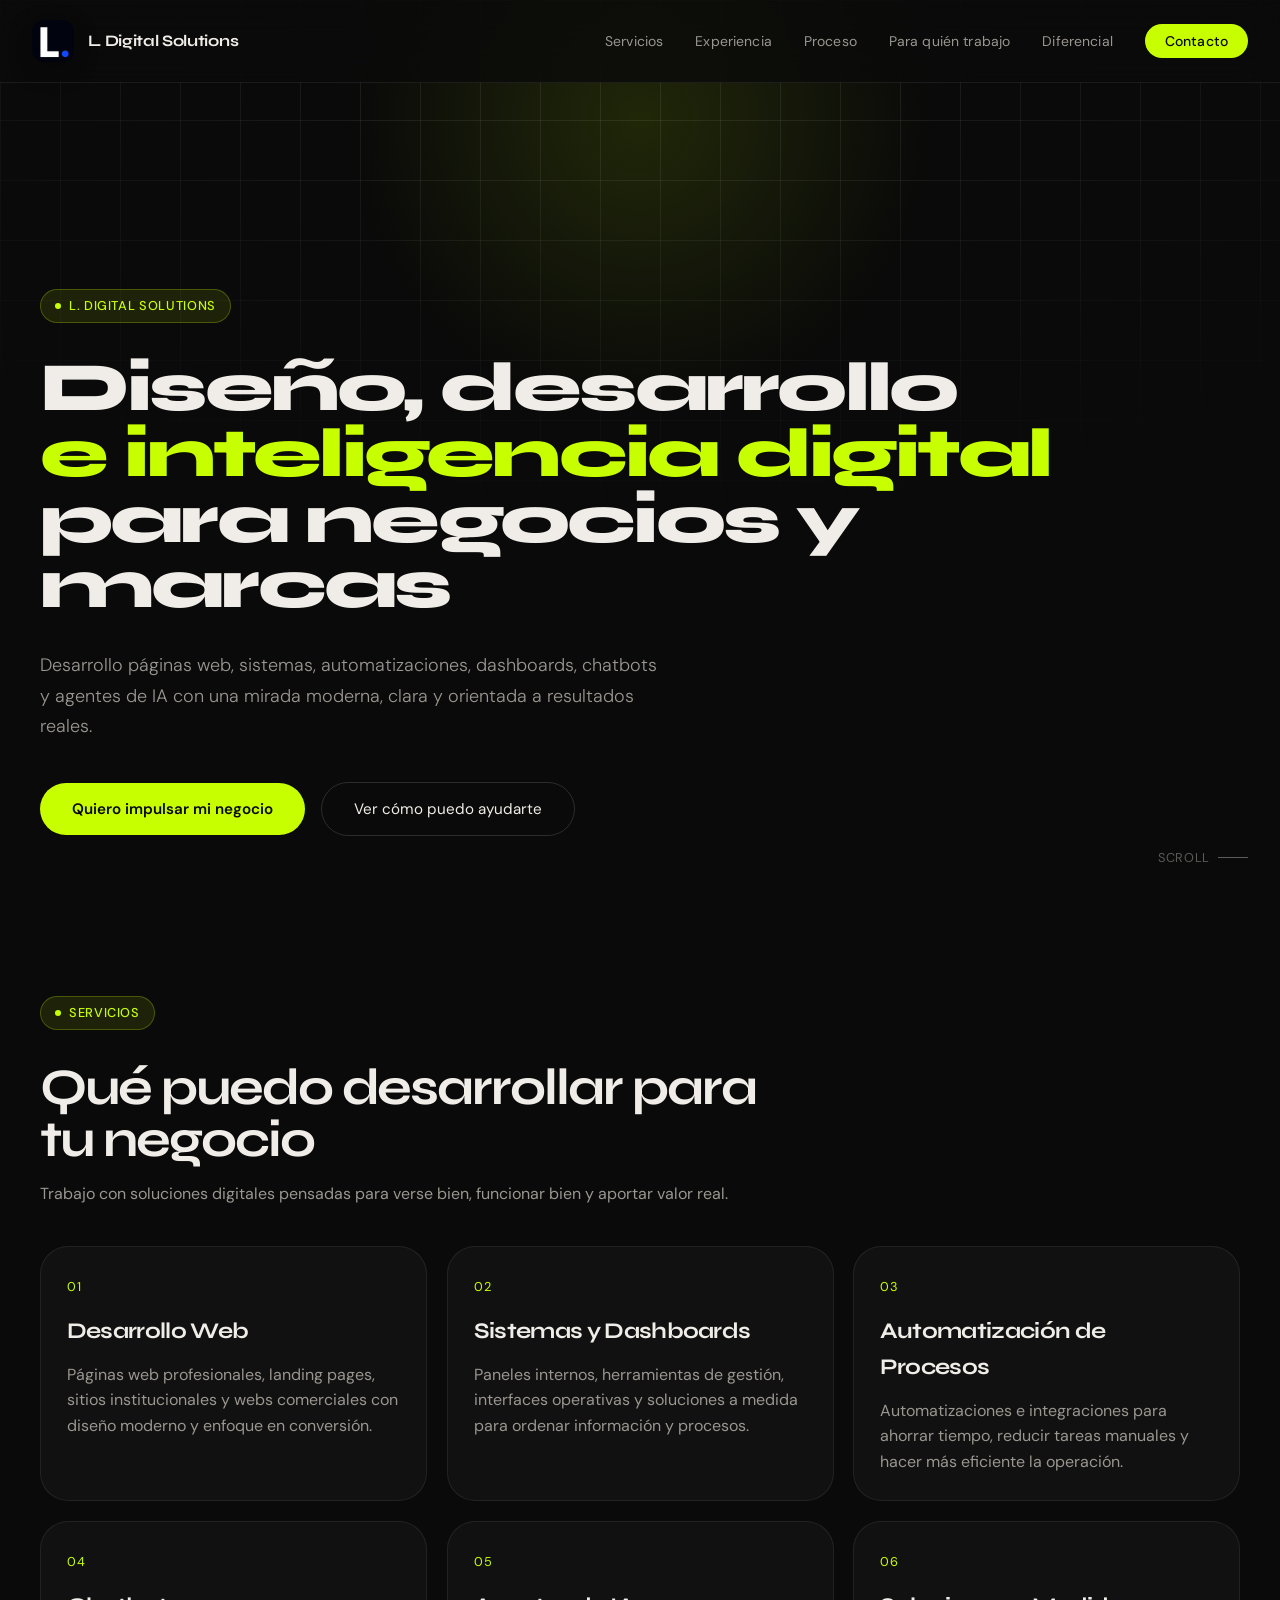
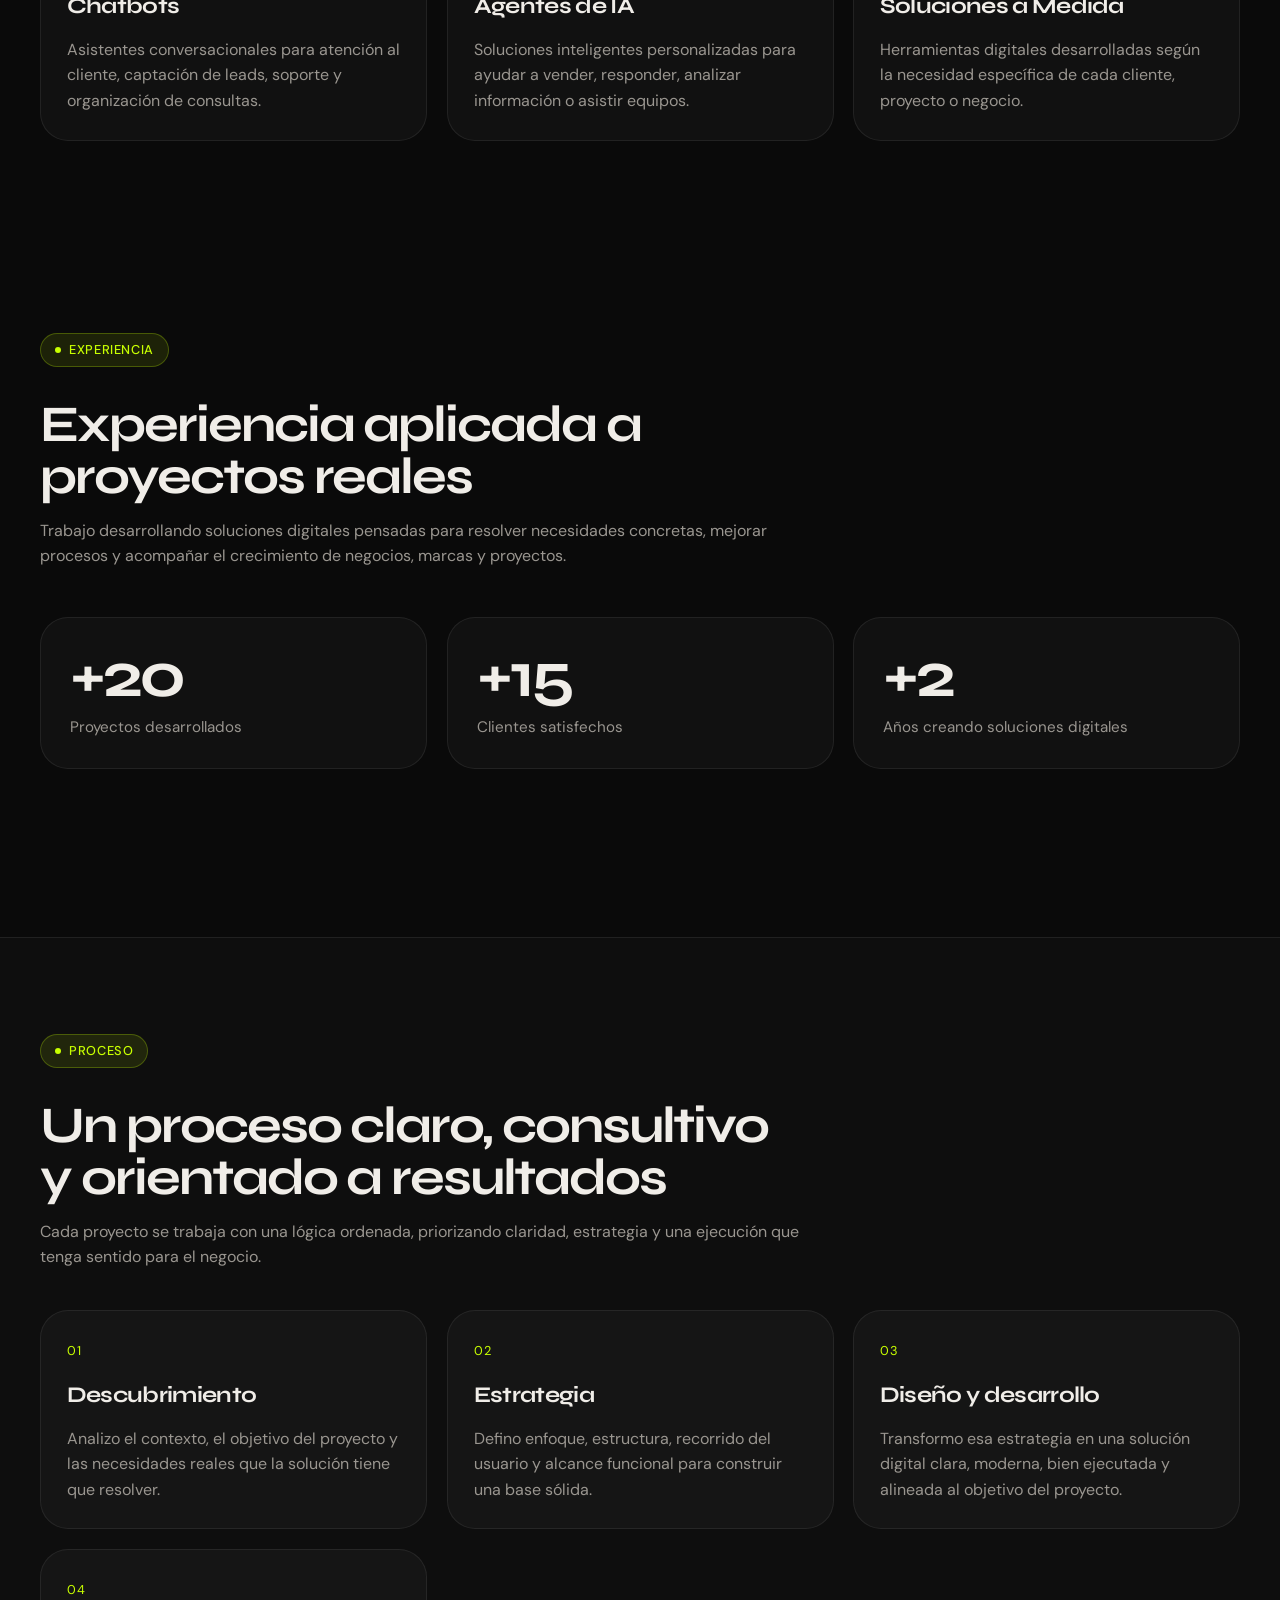
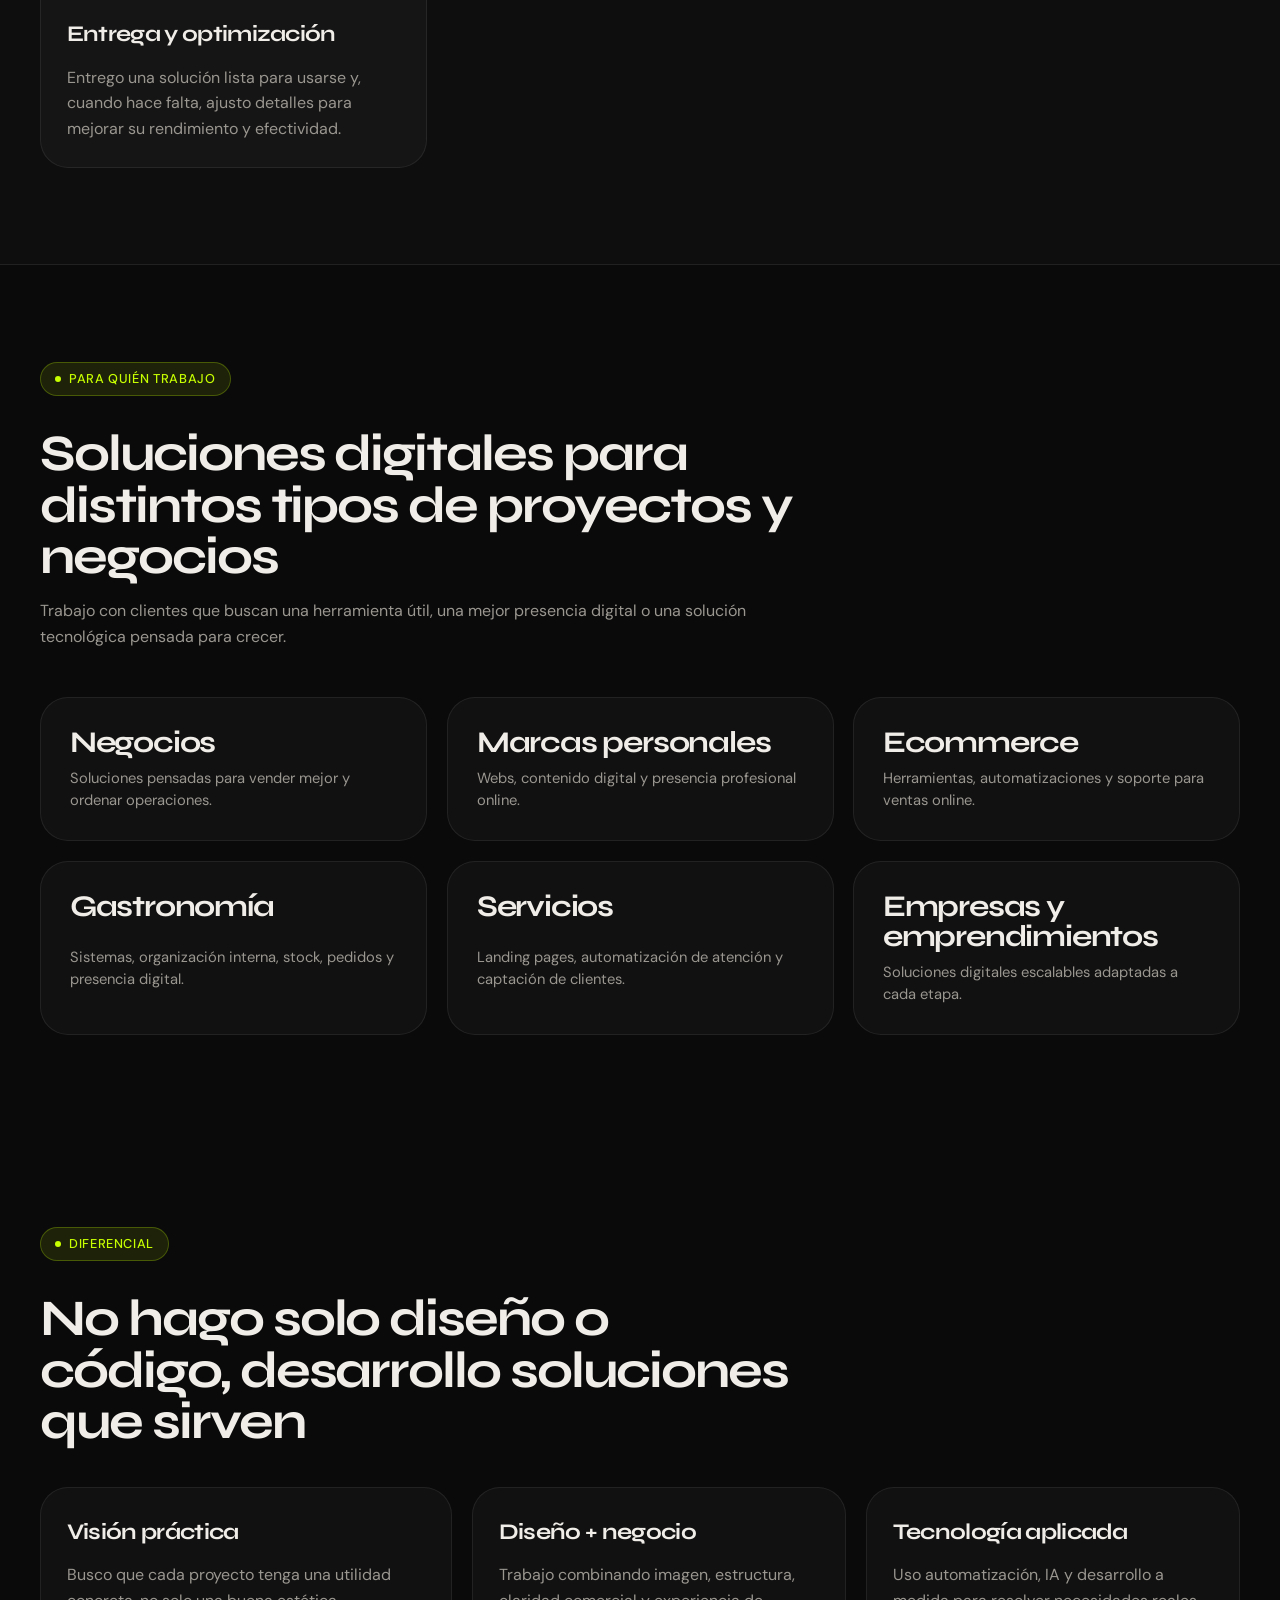
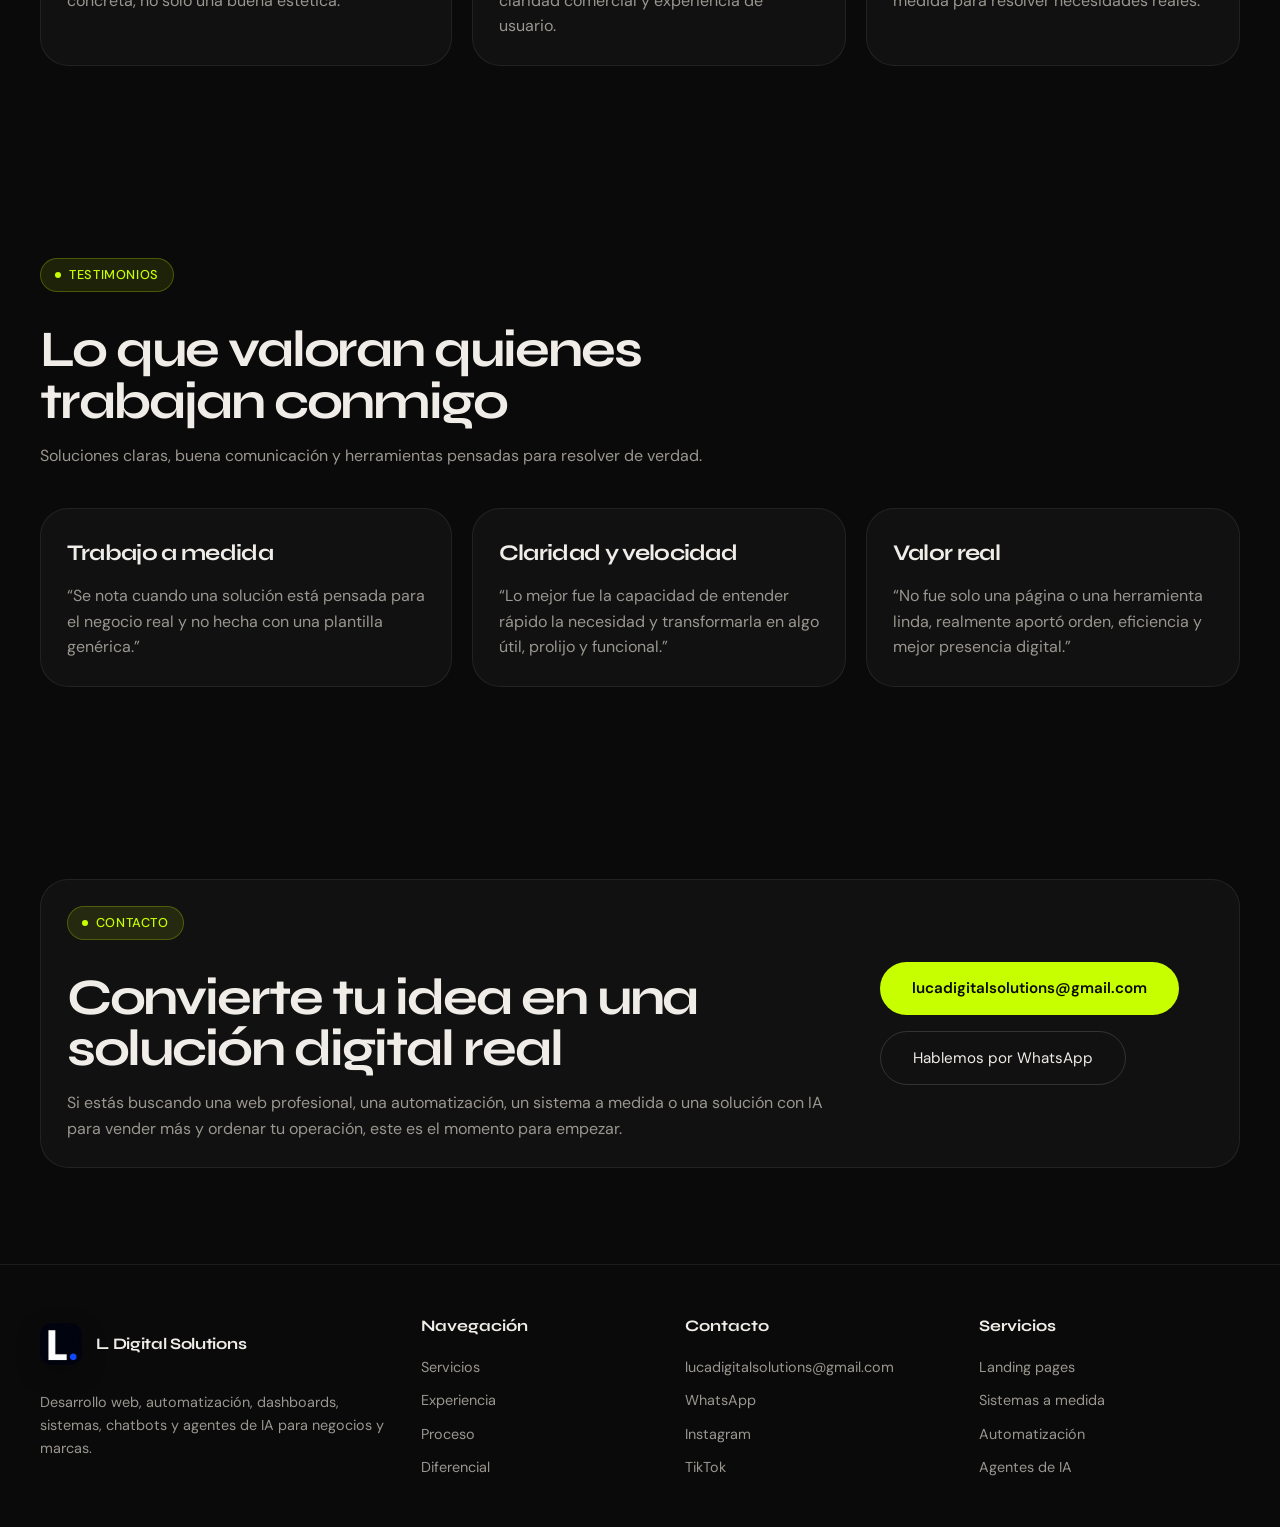
<file: index.html>
<!DOCTYPE html>
<html lang="es">
<head>
<meta charset="UTF-8">
<meta name="viewport" content="width=device-width, initial-scale=1.0">
<title>L. Digital Solutions | Desarrollo web, automatización y agentes de IA</title>
<meta name="description" content="L. Digital Solutions desarrolla páginas web, landing pages, sistemas, dashboards, automatización de procesos, chatbots y agentes de IA a medida para negocios y marcas.">
<meta name="keywords" content="desarrollo web, landing page, automatización de procesos, chatbots, agentes de IA, dashboards, sistemas a medida, soluciones digitales">
<meta name="author" content="L. Digital Solutions">
<meta name="robots" content="index, follow">
<meta property="og:title" content="L. Digital Solutions | Desarrollo web, automatización y agentes de IA">
<meta property="og:description" content="Páginas web, sistemas, automatización, dashboards, chatbots y agentes de IA a medida para negocios y marcas.">
<meta property="og:type" content="website">
<meta property="og:image" content="assets/luca-logo.png">
<meta property="og:locale" content="es_AR">
<meta name="twitter:card" content="summary_large_image">
<meta name="twitter:title" content="L. Digital Solutions | Desarrollo web, automatización y agentes de IA">
<meta name="twitter:description" content="Soluciones digitales a medida para negocios y marcas.">
<meta name="twitter:image" content="assets/luca-logo.png">
<link rel="canonical" href="https://ldigitalsolutions.com/">
<link rel="icon" type="image/png" href="assets/luca-logo.png">
<link rel="preconnect" href="https://fonts.googleapis.com">
<link rel="preconnect" href="https://fonts.gstatic.com" crossorigin>
<link href="https://fonts.googleapis.com/css2?family=Syne:wght@400;500;600;700;800&family=DM+Sans:ital,opsz,wght@0,9..40,300;0,9..40,400;0,9..40,500;1,9..40,300&display=swap" rel="stylesheet">
<style>
  *, *::before, *::after { box-sizing: border-box; margin: 0; padding: 0; }

  :root {
    --bg: #0a0a0a;
    --bg2: #111111;
    --bg3: #1a1a1a;
    --text: #f0ede8;
    --text2: #9a9690;
    --text3: #5c5a57;
    --accent: #c8ff00;
    --accent2: #e8f56a;
    --border: rgba(240,237,232,0.08);
    --border2: rgba(240,237,232,0.15);
    --font-head: 'Syne', sans-serif;
    --font-body: 'DM Sans', sans-serif;
  }

  html { scroll-behavior: smooth; }
  body {
    background: var(--bg);
    color: var(--text);
    font-family: var(--font-body);
    font-size: 16px;
    line-height: 1.6;
    overflow-x: hidden;
  }

  nav {
    position: fixed;
    top: 0; left: 0; right: 0;
    z-index: 100;
    padding: 1.25rem 2rem;
    display: flex;
    align-items: center;
    justify-content: space-between;
    border-bottom: 1px solid var(--border);
    backdrop-filter: blur(20px);
    background: rgba(10,10,10,0.8);
  }

  .nav-logo {
    display: inline-flex;
    align-items: center;
    gap: 0.85rem;
    font-family: var(--font-head);
    font-size: 1rem;
    font-weight: 700;
    letter-spacing: -0.02em;
    color: var(--text);
    text-decoration: none;
  }

  .nav-logo img {
    width: 42px;
    height: 42px;
    border-radius: 12px;
    object-fit: cover;
    box-shadow: 0 8px 24px rgba(0,0,0,0.25);
  }

  .nav-logo span { color: var(--text); }

  .nav-links {
    display: flex;
    align-items: center;
    gap: 2rem;
    list-style: none;
  }

  .nav-links a {
    color: var(--text2);
    text-decoration: none;
    font-size: 0.875rem;
    font-weight: 400;
    transition: color 0.2s;
    letter-spacing: 0.01em;
  }

  .nav-links a:hover { color: var(--text); }

  .nav-cta {
    background: var(--accent) !important;
    color: #0a0a0a !important;
    padding: 0.5rem 1.25rem;
    border-radius: 100px;
    font-weight: 500 !important;
    font-size: 0.875rem !important;
    transition: opacity 0.2s !important;
  }

  .nav-cta:hover { opacity: 0.85 !important; }

  .hero {
    min-height: 100vh;
    display: flex;
    flex-direction: column;
    justify-content: flex-end;
    padding: 8rem 2rem 4rem;
    position: relative;
    overflow: hidden;
  }

  .hero-grid-bg {
    position: absolute;
    inset: 0;
    background-image:
      linear-gradient(var(--border) 1px, transparent 1px),
      linear-gradient(90deg, var(--border) 1px, transparent 1px);
    background-size: 60px 60px;
    mask-image: radial-gradient(ellipse 80% 60% at 50% 0%, black 30%, transparent 100%);
  }

  .hero-glow {
    position: absolute;
    top: -20%;
    left: 50%;
    transform: translateX(-50%);
    width: 600px;
    height: 600px;
    background: radial-gradient(circle, rgba(200,255,0,0.12) 0%, transparent 70%);
    pointer-events: none;
  }

  .hero-content, .container {
    position: relative;
    max-width: 1200px;
    margin: 0 auto;
    width: 100%;
  }

  .hero-badge, .section-label {
    display: inline-flex;
    align-items: center;
    gap: 0.5rem;
    background: rgba(200,255,0,0.1);
    border: 1px solid rgba(200,255,0,0.25);
    color: var(--accent);
    font-size: 0.8rem;
    font-weight: 500;
    padding: 0.375rem 0.875rem;
    border-radius: 100px;
    margin-bottom: 2rem;
    letter-spacing: 0.05em;
    text-transform: uppercase;
  }

  .hero-badge::before, .section-label::before {
    content: '';
    width: 6px; height: 6px;
    background: var(--accent);
    border-radius: 50%;
  }

  h1 {
    font-family: var(--font-head);
    font-size: clamp(2.3rem, 5.4vw, 5rem);
    font-weight: 800;
    line-height: 0.95;
    letter-spacing: -0.04em;
    margin-bottom: 2rem;
  }

  h1 em {
    font-style: normal;
    color: var(--accent);
    display: block;
  }

  .hero-desc {
    font-size: 1.125rem;
    color: var(--text2);
    max-width: 620px;
    line-height: 1.7;
    margin-bottom: 2.5rem;
    font-weight: 300;
  }

  .hero-actions, .cta-row {
    display: flex;
    align-items: center;
    gap: 1rem;
    flex-wrap: wrap;
  }

  .btn-primary, .btn-ghost {
    text-decoration: none;
    border-radius: 100px;
    padding: 0.875rem 2rem;
    font-size: 0.95rem;
    transition: 0.2s;
  }

  .btn-primary {
    background: var(--accent);
    color: #0a0a0a;
    font-weight: 600;
  }

  .btn-primary:hover { opacity: 0.85; transform: translateY(-1px); }

  .btn-ghost {
    color: var(--text);
    border: 1px solid var(--border2);
  }

  .btn-ghost:hover { background: var(--bg3); border-color: var(--text3); }

  .hero-scroll {
    position: absolute;
    bottom: 2rem; right: 2rem;
    display: flex;
    align-items: center;
    gap: 0.5rem;
    color: var(--text3);
    font-size: 0.8rem;
    letter-spacing: 0.05em;
    text-transform: uppercase;
  }

  .hero-scroll::after {
    content: '';
    width: 30px; height: 1px;
    background: var(--text3);
  }

  section { padding: 6rem 2rem; }

  .section-heading {
    max-width: 760px;
    margin-bottom: 2.5rem;
  }

  .section-heading h2 {
    font-family: var(--font-head);
    font-size: clamp(2.2rem, 4vw, 4rem);
    line-height: 1;
    letter-spacing: -0.04em;
    margin-bottom: 1rem;
  }

  .section-heading p, .service-card p, .process-card p, .feature-card p, .contact-text {
    color: var(--text2);
  }

  .services-grid, .process-grid, .feature-grid {
    display: grid;
    grid-template-columns: repeat(3, minmax(0, 1fr));
    gap: 1.25rem;
  }

  .service-card, .process-card, .feature-card, .contact-box {
    background: rgba(255,255,255,0.03);
    border: 1px solid var(--border);
    border-radius: 28px;
    padding: 1.6rem;
  }

  .service-card h3, .process-card h3, .feature-card h3 {
    font-family: var(--font-head);
    font-size: 1.4rem;
    margin-bottom: 0.8rem;
    letter-spacing: -0.03em;
  }

  #para-quien .stat-card strong {
    font-size: clamp(1.6rem, 2.35vw, 2.3rem);
    line-height: 1;
    letter-spacing: -0.04em;
  }

  #para-quien .stat-card span {
    font-size: 0.92rem;
    line-height: 1.5;
  }

  .service-card {
    min-height: 220px;
  }

  .service-index, .process-index {
    font-size: 0.8rem;
    color: var(--accent);
    margin-bottom: 1rem;
    display: inline-block;
    letter-spacing: 0.08em;
  }

  .alt {
    background: rgba(255,255,255,0.02);
    border-top: 1px solid var(--border);
    border-bottom: 1px solid var(--border);
  }

   .feature-grid {
    grid-template-columns: 1.1fr 1fr 1fr;
  }

  .stats-grid {
    display: grid;
    grid-template-columns: repeat(3, minmax(0, 1fr));
    gap: 1.25rem;
    margin-top: 3rem;
  }

  .stat-card {
    background: rgba(255,255,255,0.03);
    border: 1px solid var(--border);
    border-radius: 28px;
    padding: 1.8rem;
    display: grid;
    gap: 0.65rem;
  }

  .stat-card strong {
    font-family: var(--font-head);
    font-size: clamp(2.8rem, 5vw, 4.6rem);
    line-height: 0.9;
    letter-spacing: -0.05em;
    color: var(--text);
  }

  .stat-card span {
    color: var(--text2);
    font-size: 0.95rem;
  }

  .contact-box {
    display: flex;
    align-items: center;
    justify-content: space-between;
    gap: 2rem;
  }

  .contact-box h2 {
    font-family: var(--font-head);
    font-size: clamp(2rem, 4vw, 3.6rem);
    line-height: 1;
    letter-spacing: -0.04em;
    margin-bottom: 1rem;
  }

  footer {
    padding: 3rem 2rem;
    border-top: 1px solid var(--border);
    color: var(--text3);
    font-size: 0.9rem;
  }

  .footer-grid {
    display: grid;
    grid-template-columns: 1.2fr 0.8fr 0.9fr 0.9fr;
    gap: 2rem;
  }

  .footer-brand {
    display: grid;
    gap: 1rem;
  }

  .footer-brand p {
    color: var(--text2);
    max-width: 360px;
  }

  .footer-column {
    display: grid;
    gap: 0.65rem;
    align-content: start;
  }

  .footer-column h4 {
    font-family: var(--font-head);
    color: var(--text);
    font-size: 1rem;
    margin-bottom: 0.4rem;
  }

  .footer-column a,
  .footer-column span {
    color: var(--text2);
    text-decoration: none;
    transition: color 0.2s;
  }

  .footer-column a:hover {
    color: var(--text);
  }

    .service-card, .process-card, .feature-card, .stat-card, .contact-box, .btn-primary, .btn-ghost {
    transition: transform 220ms ease, box-shadow 220ms ease, border-color 220ms ease, background 220ms ease, opacity 220ms ease;
  }

  .service-card:hover, .process-card:hover, .feature-card:hover, .stat-card:hover {
    transform: translateY(-4px);
    border-color: var(--border2);
    box-shadow: 0 22px 44px rgba(0,0,0,0.24);
  }

  .reveal-section, .reveal-item {
    opacity: 0;
    transform: translateY(22px);
    transition: opacity 700ms ease, transform 700ms ease;
    will-change: opacity, transform;
  }

  .reveal-item {
    transition-duration: 820ms;
  }

  .is-visible {
    opacity: 1;
    transform: translateY(0);
  }

  .stats-grid .reveal-item:nth-child(2),
  .services-grid .reveal-item:nth-child(2),
  .process-grid .reveal-item:nth-child(2),
  .feature-grid .reveal-item:nth-child(2) { transition-delay: 90ms; }

  .stats-grid .reveal-item:nth-child(3),
  .services-grid .reveal-item:nth-child(3),
  .process-grid .reveal-item:nth-child(3),
  .feature-grid .reveal-item:nth-child(3) { transition-delay: 180ms; }

@media (max-width: 960px) {
    .nav-links { display: none; }
    .services-grid, .process-grid, .feature-grid, .stats-grid, .contact-box, .footer-grid { grid-template-columns: 1fr; display: grid; }
    .hero { padding: 7rem 1.25rem 4rem; }
    section { padding: 4.5rem 1.25rem; }
    nav { padding: 1rem 1.25rem; }
    .hero-scroll { display: none; }
  }
</style>
</head>
<body>
  <nav>
    <a href="#inicio" class="nav-logo"><img src="assets/luca-logo.png" alt="L. Digital Solutions logo"><span>L. Digital Solutions</span></a>
    <ul class="nav-links">
      <li><a href="#servicios">Servicios</a></li>
      <li><a href="#experiencia">Experiencia</a></li>
      <li><a href="#proceso">Proceso</a></li>
      <li><a href="#para-quien">Para quién trabajo</a></li>
      <li><a href="#diferencial">Diferencial</a></li>
      <li><a class="nav-cta" href="#contacto">Contacto</a></li>
    </ul>
  </nav>

  <section class="reveal-section hero" id="inicio">
    <div class="hero-grid-bg"></div>
    <div class="hero-glow"></div>
    <div class="hero-content">
      <div class="hero-badge">L. Digital Solutions</div>
      <h1>Diseño, desarrollo <em>e inteligencia digital</em> para negocios y marcas</h1>
      <p class="hero-desc">
        Desarrollo páginas web, sistemas, automatizaciones, dashboards, chatbots y agentes de IA con una mirada moderna, clara y orientada a resultados reales.
      </p>
      <div class="hero-actions">
        <a class="btn-primary" href="#contacto">Quiero impulsar mi negocio</a>
        <a class="btn-ghost" href="#servicios">Ver cómo puedo ayudarte</a>
      </div>
    </div>
    <div class="hero-scroll">Scroll</div>
  </section>

  <section class="reveal-section" id="servicios">
    <div class="container">
      <div class="section-heading">
        <div class="section-label">Servicios</div>
        <h2 id="servicios-title">Qué puedo desarrollar para tu negocio</h2>
        <p>
          Trabajo con soluciones digitales pensadas para verse bien, funcionar bien y aportar valor real.
        </p>
      </div>
      <div class="services-grid">
        <article class="service-card reveal-item">
          <span class="service-index">01</span>
          <h3>Desarrollo Web</h3>
          <p>Páginas web profesionales, landing pages, sitios institucionales y webs comerciales con diseño moderno y enfoque en conversión.</p>
        </article>
        <article class="service-card reveal-item">
          <span class="service-index">02</span>
          <h3>Sistemas y Dashboards</h3>
          <p>Paneles internos, herramientas de gestión, interfaces operativas y soluciones a medida para ordenar información y procesos.</p>
        </article>
        <article class="service-card reveal-item">
          <span class="service-index">03</span>
          <h3>Automatización de Procesos</h3>
          <p>Automatizaciones e integraciones para ahorrar tiempo, reducir tareas manuales y hacer más eficiente la operación.</p>
        </article>
        <article class="service-card reveal-item">
          <span class="service-index">04</span>
          <h3>Chatbots</h3>
          <p>Asistentes conversacionales para atención al cliente, captación de leads, soporte y organización de consultas.</p>
        </article>
        <article class="service-card reveal-item">
          <span class="service-index">05</span>
          <h3>Agentes de IA</h3>
          <p>Soluciones inteligentes personalizadas para ayudar a vender, responder, analizar información o asistir equipos.</p>
        </article>
        <article class="service-card reveal-item">
          <span class="service-index">06</span>
          <h3>Soluciones a Medida</h3>
          <p>Herramientas digitales desarrolladas según la necesidad específica de cada cliente, proyecto o negocio.</p>
        </article>
      </div>
    </div>
  </section>

  <section class="reveal-section" id="experiencia">
    <div class="container">
      <div class="section-heading">
        <div class="section-label">Experiencia</div>
        <h2 id="experiencia-title">Experiencia aplicada a proyectos reales</h2>
        <p>Trabajo desarrollando soluciones digitales pensadas para resolver necesidades concretas, mejorar procesos y acompañar el crecimiento de negocios, marcas y proyectos.</p>
      </div>
      <div class="stats-grid">
        <article class="stat-card reveal-item">
          <strong>+20</strong>
          <span>Proyectos desarrollados</span>
        </article>
        <article class="stat-card reveal-item">
          <strong>+15</strong>
          <span>Clientes satisfechos</span>
        </article>
        <article class="stat-card reveal-item">
          <strong>+2</strong>
          <span>Años creando soluciones digitales</span>
        </article>
      </div>
    </div>
  </section>

  <section class="reveal-section alt" id="proceso" style="margin-top: 4.5rem;">
    <div class="container">
      <div class="section-heading">
        <div class="section-label">Proceso</div>
        <h2 id="proceso-title">Un proceso claro, consultivo y orientado a resultados</h2>
        <p>Cada proyecto se trabaja con una lógica ordenada, priorizando claridad, estrategia y una ejecución que tenga sentido para el negocio.</p>
      </div>
      <div class="process-grid">
        <article class="process-card reveal-item">
          <span class="process-index">01</span>
          <h3>Descubrimiento</h3>
          <p>Analizo el contexto, el objetivo del proyecto y las necesidades reales que la solución tiene que resolver.</p>
        </article>
        <article class="process-card reveal-item">
          <span class="process-index">02</span>
          <h3>Estrategia</h3>
          <p>Defino enfoque, estructura, recorrido del usuario y alcance funcional para construir una base sólida.</p>
        </article>
        <article class="process-card reveal-item">
          <span class="process-index">03</span>
          <h3>Diseño y desarrollo</h3>
          <p>Transformo esa estrategia en una solución digital clara, moderna, bien ejecutada y alineada al objetivo del proyecto.</p>
        </article>
        <article class="process-card reveal-item">
          <span class="process-index">04</span>
          <h3>Entrega y optimización</h3>
          <p>Entrego una solución lista para usarse y, cuando hace falta, ajusto detalles para mejorar su rendimiento y efectividad.</p>
        </article>
      </div>
    </div>
  </section>

  <section class="reveal-section" id="para-quien" aria-labelledby="para-quien-title">
    <div class="container">
      <div class="section-heading">
        <div class="section-label">Para quién trabajo</div>
        <h2 id="para-quien-title">Soluciones digitales para distintos tipos de proyectos y negocios</h2>
        <p>Trabajo con clientes que buscan una herramienta útil, una mejor presencia digital o una solución tecnológica pensada para crecer.</p>
      </div>
      <div class="stats-grid">
        <article class="stat-card reveal-item"><strong>Negocios</strong><span>Soluciones pensadas para vender mejor y ordenar operaciones.</span></article>
        <article class="stat-card reveal-item"><strong>Marcas personales</strong><span>Webs, contenido digital y presencia profesional online.</span></article>
        <article class="stat-card reveal-item"><strong>Ecommerce</strong><span>Herramientas, automatizaciones y soporte para ventas online.</span></article>
        <article class="stat-card reveal-item"><strong>Gastronomía</strong><span>Sistemas, organización interna, stock, pedidos y presencia digital.</span></article>
        <article class="stat-card reveal-item"><strong>Servicios</strong><span>Landing pages, automatización de atención y captación de clientes.</span></article>
        <article class="stat-card reveal-item"><strong>Empresas y emprendimientos</strong><span>Soluciones digitales escalables adaptadas a cada etapa.</span></article>
      </div>
    </div>
  </section>

  <section class="reveal-section" id="diferencial">
    <div class="container">
      <div class="section-heading">
        <div class="section-label">Diferencial</div>
        <h2 id="diferencial-title">No hago solo diseño o código, desarrollo soluciones que sirven</h2>
      </div>
      <div class="feature-grid">
        <article class="feature-card reveal-item">
          <h3>Visión práctica</h3>
          <p>Busco que cada proyecto tenga una utilidad concreta, no solo una buena estética.</p>
        </article>
        <article class="feature-card reveal-item">
          <h3>Diseño + negocio</h3>
          <p>Trabajo combinando imagen, estructura, claridad comercial y experiencia de usuario.</p>
        </article>
        <article class="feature-card reveal-item">
          <h3>Tecnología aplicada</h3>
          <p>Uso automatización, IA y desarrollo a medida para resolver necesidades reales.</p>
        </article>
      </div>
    </div>
  </section>

  <section class="reveal-section" id="testimonios" aria-labelledby="testimonios-title">
    <div class="container">
      <div class="section-heading">
        <div class="section-label">Testimonios</div>
        <h2 id="testimonios-title">Lo que valoran quienes trabajan conmigo</h2>
        <p>Soluciones claras, buena comunicación y herramientas pensadas para resolver de verdad.</p>
      </div>
      <div class="feature-grid">
        <article class="feature-card reveal-item">
          <h3>Trabajo a medida</h3>
          <p>“Se nota cuando una solución está pensada para el negocio real y no hecha con una plantilla genérica.”</p>
        </article>
        <article class="feature-card reveal-item">
          <h3>Claridad y velocidad</h3>
          <p>“Lo mejor fue la capacidad de entender rápido la necesidad y transformarla en algo útil, prolijo y funcional.”</p>
        </article>
        <article class="feature-card reveal-item">
          <h3>Valor real</h3>
          <p>“No fue solo una página o una herramienta linda, realmente aportó orden, eficiencia y mejor presencia digital.”</p>
        </article>
      </div>
    </div>
  </section>

  <section class="reveal-section" id="contacto">
    <div class="container">
      <div class="contact-box reveal-item">
        <div>
          <div class="section-label">Contacto</div>
          <h2 id="contacto-title">Convierte tu idea en una solución digital real</h2>
          <p class="contact-text">
            Si estás buscando una web profesional, una automatización, un sistema a medida o una solución con IA para vender más y ordenar tu operación, este es el momento para empezar.
          </p>
        </div>
        <div class="cta-row">
          <a class="btn-primary" href="mailto:lucadigitalsolutions@gmail.com">lucadigitalsolutions@gmail.com</a>
          <a class="btn-ghost" href="https://wa.me/5491127280413" target="_blank" rel="noreferrer">Hablemos por WhatsApp</a>
        </div>
      </div>
    </div>
  </section>

  <footer>
    <div class="container footer-grid">
      <div class="footer-brand">
        <a href="#inicio" class="nav-logo"><img src="assets/luca-logo.png" alt="L. Digital Solutions logo"><span>L. Digital Solutions</span></a>
        <p>Desarrollo web, automatización, dashboards, sistemas, chatbots y agentes de IA para negocios y marcas.</p>
      </div>
      <div class="footer-column">
        <h4>Navegación</h4>
        <a href="#servicios">Servicios</a>
        <a href="#experiencia">Experiencia</a>
        <a href="#proceso">Proceso</a>
        <a href="#diferencial">Diferencial</a>
      </div>
      <div class="footer-column">
        <h4>Contacto</h4>
        <a href="mailto:lucadigitalsolutions@gmail.com">lucadigitalsolutions@gmail.com</a>
        <a href="https://wa.me/5491127280413" target="_blank" rel="noreferrer">WhatsApp</a>
        <a href="https://www.instagram.com/lucadigitalsolutions_/" target="_blank" rel="noreferrer">Instagram</a>
        <a href="https://www.tiktok.com/@lucadigitalsolutions" target="_blank" rel="noreferrer">TikTok</a>
      </div>
      <div class="footer-column">
        <h4>Servicios</h4>
        <span>Landing pages</span>
        <span>Sistemas a medida</span>
        <span>Automatización</span>
        <span>Agentes de IA</span>
      </div>
    </div>
  </footer>
<script>
  const observer = new IntersectionObserver((entries) => {
    entries.forEach((entry) => {
      if (entry.isIntersecting) {
        entry.target.classList.add('is-visible');
        observer.unobserve(entry.target);
      }
    });
  }, { threshold: 0.14, rootMargin: '0px 0px -40px 0px' });

  document.querySelectorAll('.reveal-section, .reveal-item').forEach((el) => observer.observe(el));

  window.addEventListener('load', () => {
    document.querySelectorAll('.hero .reveal-item, .hero.reveal-section').forEach((el, i) => {
      setTimeout(() => el.classList.add('is-visible'), 100 + i * 80);
    });
  });
</script>
</body>
</html>
</file>
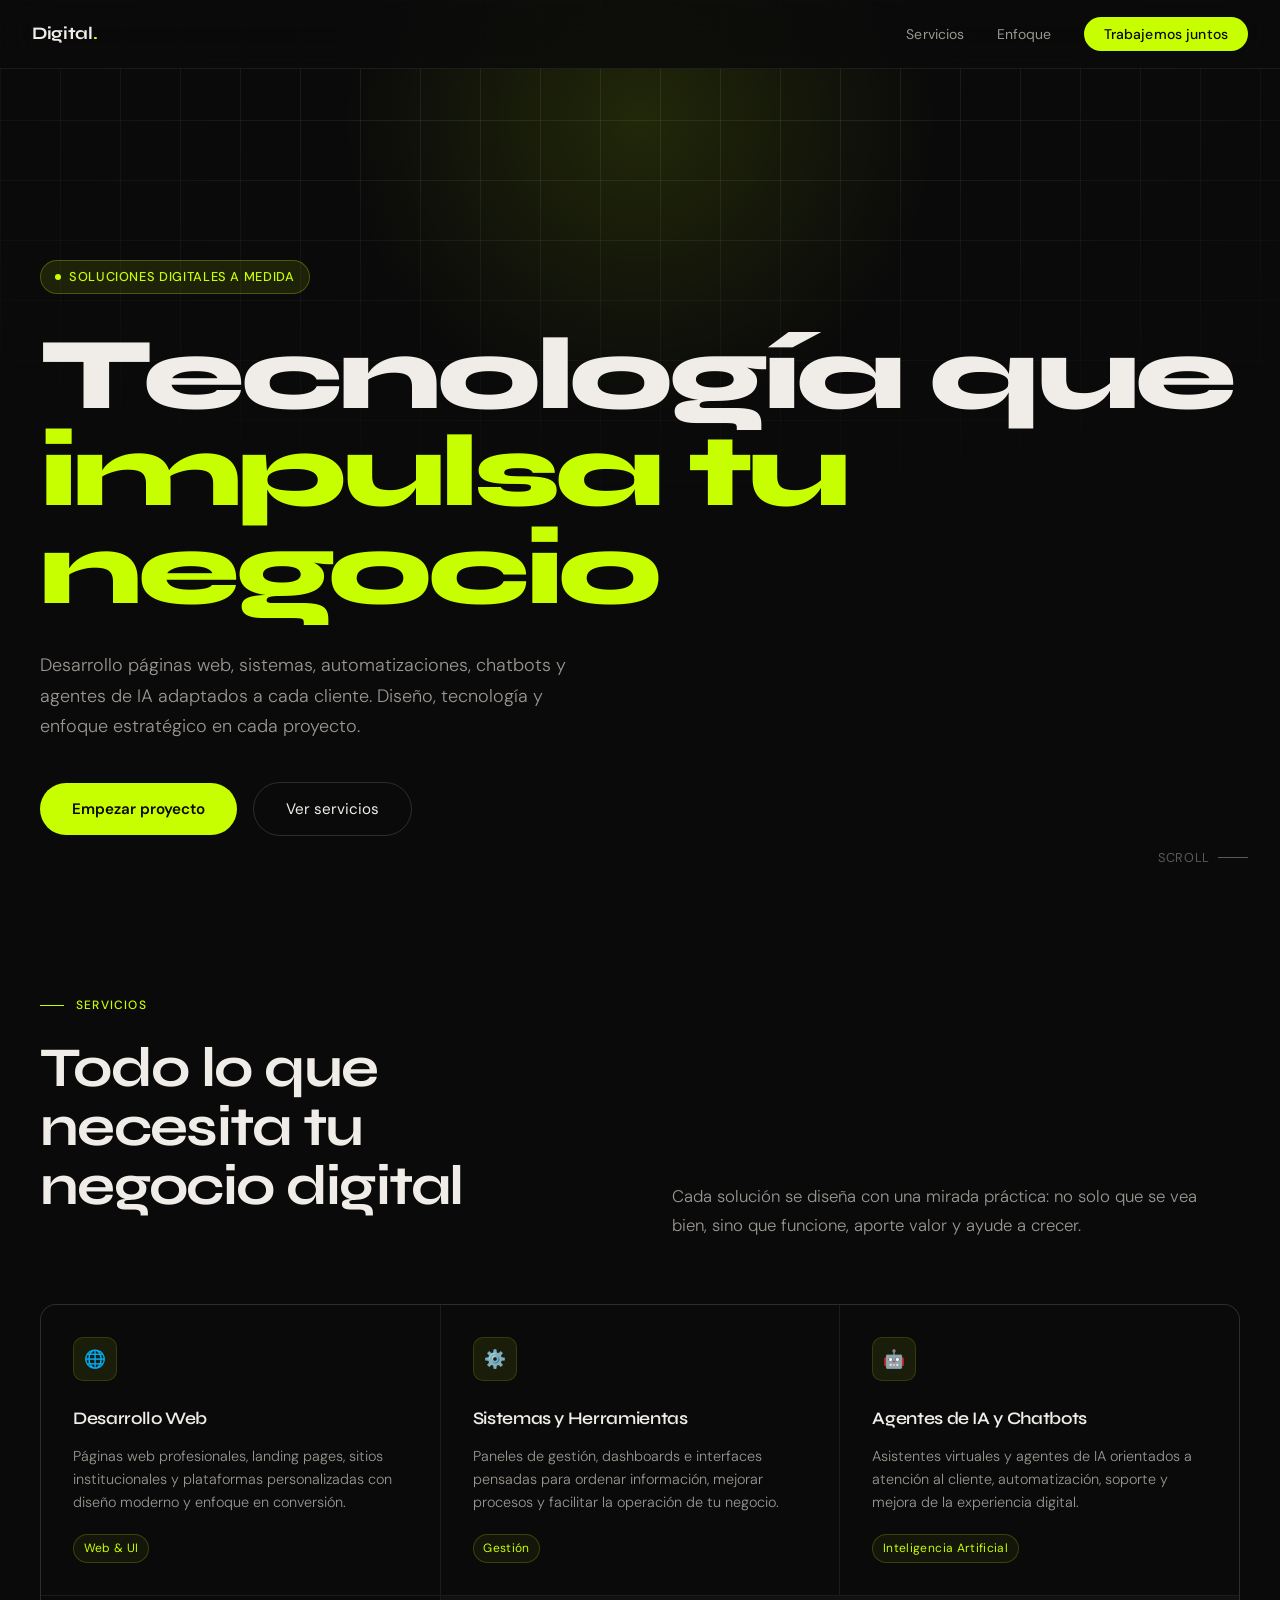
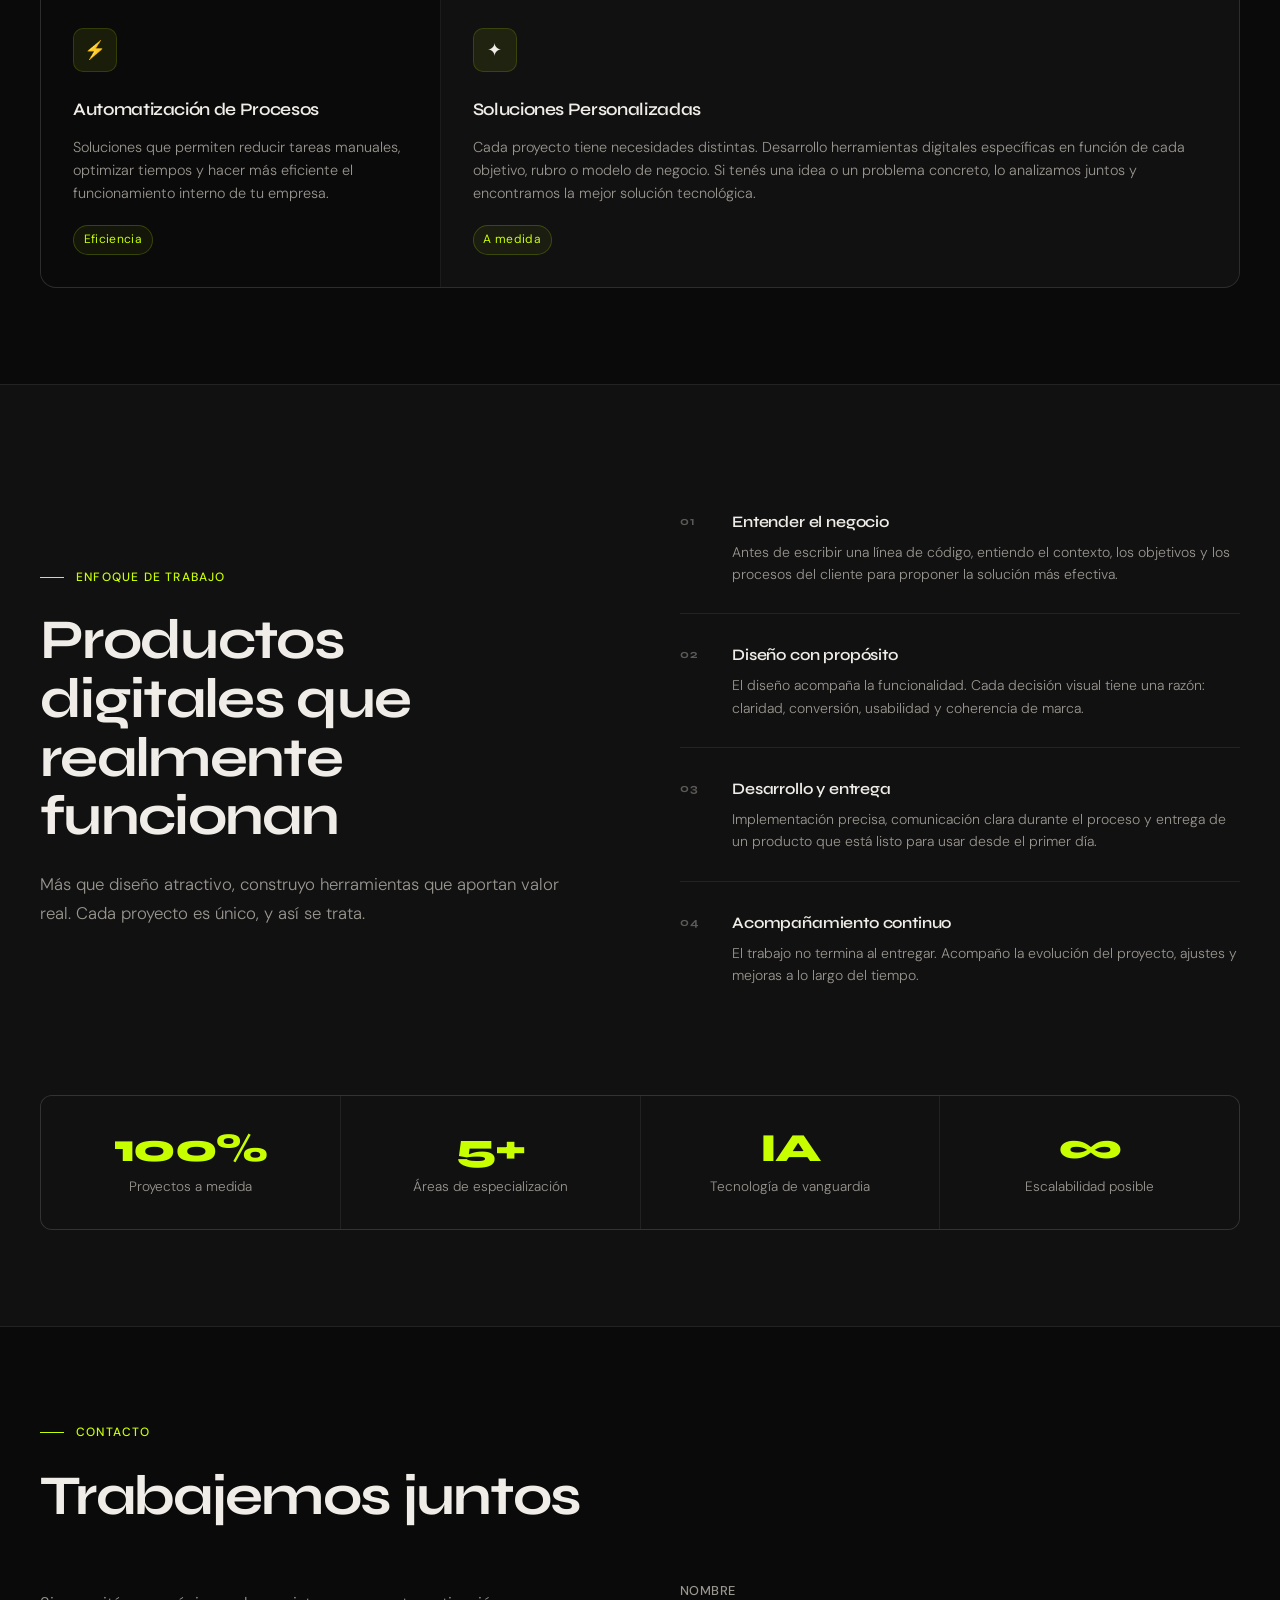
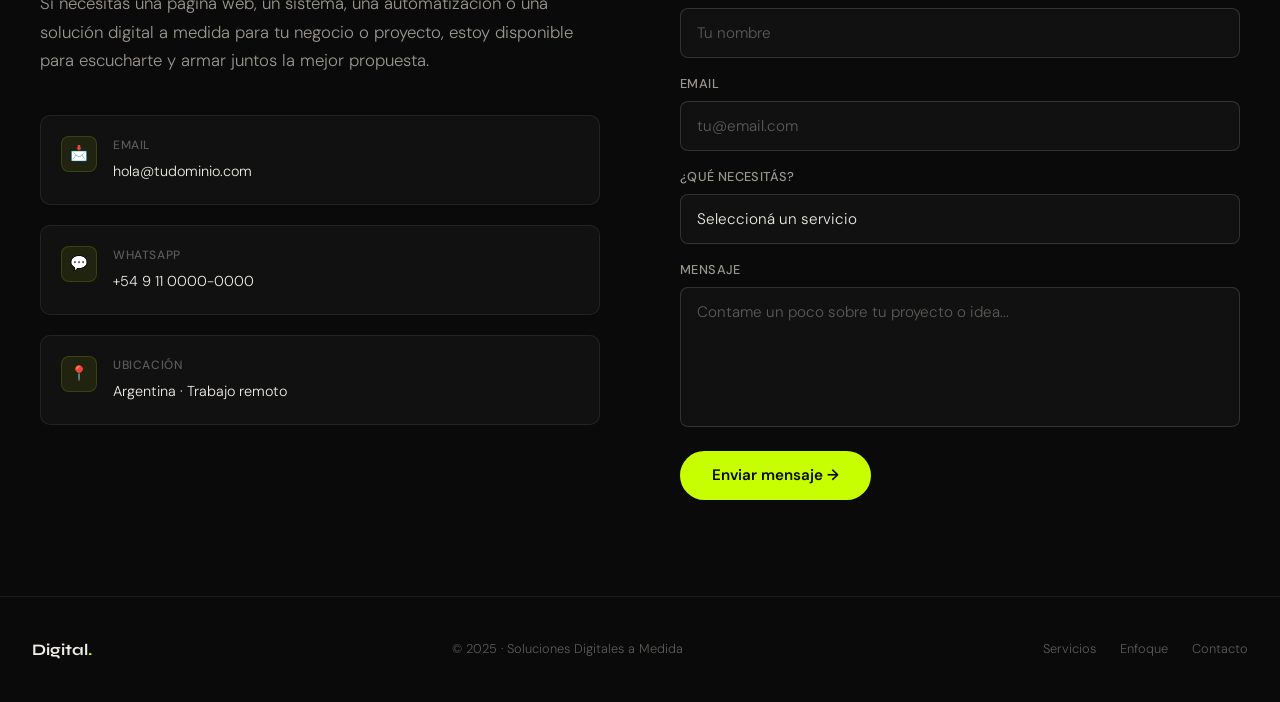
<file: index (2).html>
<!DOCTYPE html>
<html lang="es">
<head>
<meta charset="UTF-8">
<meta name="viewport" content="width=device-width, initial-scale=1.0">
<title>Soluciones Digitales a Medida</title>
<link rel="preconnect" href="https://fonts.googleapis.com">
<link rel="preconnect" href="https://fonts.gstatic.com" crossorigin>
<link href="https://fonts.googleapis.com/css2?family=Syne:wght@400;500;600;700;800&family=DM+Sans:ital,opsz,wght@0,9..40,300;0,9..40,400;0,9..40,500;1,9..40,300&display=swap" rel="stylesheet">
<style>
  *, *::before, *::after { box-sizing: border-box; margin: 0; padding: 0; }

  :root {
    --bg: #0a0a0a;
    --bg2: #111111;
    --bg3: #1a1a1a;
    --text: #f0ede8;
    --text2: #9a9690;
    --text3: #5c5a57;
    --accent: #c8ff00;
    --accent2: #e8f56a;
    --border: rgba(240,237,232,0.08);
    --border2: rgba(240,237,232,0.15);
    --font-head: 'Syne', sans-serif;
    --font-body: 'DM Sans', sans-serif;
  }

  html { scroll-behavior: smooth; }

  body {
    background: var(--bg);
    color: var(--text);
    font-family: var(--font-body);
    font-size: 16px;
    line-height: 1.6;
    overflow-x: hidden;
  }

  /* NAV */
  nav {
    position: fixed;
    top: 0; left: 0; right: 0;
    z-index: 100;
    padding: 1.25rem 2rem;
    display: flex;
    align-items: center;
    justify-content: space-between;
    border-bottom: 1px solid var(--border);
    backdrop-filter: blur(20px);
    background: rgba(10,10,10,0.8);
  }

  .nav-logo {
    font-family: var(--font-head);
    font-size: 1.1rem;
    font-weight: 700;
    letter-spacing: -0.02em;
    color: var(--text);
    text-decoration: none;
  }

  .nav-logo span { color: var(--accent); }

  .nav-links {
    display: flex;
    align-items: center;
    gap: 2rem;
    list-style: none;
  }

  .nav-links a {
    color: var(--text2);
    text-decoration: none;
    font-size: 0.875rem;
    font-weight: 400;
    transition: color 0.2s;
    letter-spacing: 0.01em;
  }

  .nav-links a:hover { color: var(--text); }

  .nav-cta {
    background: var(--accent) !important;
    color: #0a0a0a !important;
    padding: 0.5rem 1.25rem;
    border-radius: 100px;
    font-weight: 500 !important;
    font-size: 0.875rem !important;
    transition: opacity 0.2s !important;
  }

  .nav-cta:hover { opacity: 0.85 !important; }

  /* HERO */
  .hero {
    min-height: 100vh;
    display: flex;
    flex-direction: column;
    justify-content: flex-end;
    padding: 8rem 2rem 4rem;
    position: relative;
    overflow: hidden;
  }

  .hero-grid-bg {
    position: absolute;
    inset: 0;
    background-image:
      linear-gradient(var(--border) 1px, transparent 1px),
      linear-gradient(90deg, var(--border) 1px, transparent 1px);
    background-size: 60px 60px;
    mask-image: radial-gradient(ellipse 80% 60% at 50% 0%, black 30%, transparent 100%);
  }

  .hero-glow {
    position: absolute;
    top: -20%;
    left: 50%;
    transform: translateX(-50%);
    width: 600px;
    height: 600px;
    background: radial-gradient(circle, rgba(200,255,0,0.12) 0%, transparent 70%);
    pointer-events: none;
  }

  .hero-content {
    position: relative;
    max-width: 1200px;
    margin: 0 auto;
    width: 100%;
  }

  .hero-badge {
    display: inline-flex;
    align-items: center;
    gap: 0.5rem;
    background: rgba(200,255,0,0.1);
    border: 1px solid rgba(200,255,0,0.25);
    color: var(--accent);
    font-size: 0.8rem;
    font-weight: 500;
    padding: 0.375rem 0.875rem;
    border-radius: 100px;
    margin-bottom: 2rem;
    letter-spacing: 0.05em;
    text-transform: uppercase;
  }

  .hero-badge::before {
    content: '';
    width: 6px; height: 6px;
    background: var(--accent);
    border-radius: 50%;
    animation: pulse 2s infinite;
  }

  @keyframes pulse {
    0%, 100% { opacity: 1; transform: scale(1); }
    50% { opacity: 0.4; transform: scale(0.8); }
  }

  .hero h1 {
    font-family: var(--font-head);
    font-size: clamp(3rem, 8vw, 7rem);
    font-weight: 800;
    line-height: 0.95;
    letter-spacing: -0.04em;
    margin-bottom: 2rem;
  }

  .hero h1 em {
    font-style: normal;
    color: var(--accent);
    display: block;
  }

  .hero-desc {
    font-size: 1.125rem;
    color: var(--text2);
    max-width: 560px;
    line-height: 1.7;
    margin-bottom: 2.5rem;
    font-weight: 300;
  }

  .hero-actions {
    display: flex;
    align-items: center;
    gap: 1rem;
    flex-wrap: wrap;
  }

  .btn-primary {
    background: var(--accent);
    color: #0a0a0a;
    padding: 0.875rem 2rem;
    border-radius: 100px;
    font-weight: 600;
    font-size: 0.95rem;
    text-decoration: none;
    transition: opacity 0.2s, transform 0.2s;
    font-family: var(--font-body);
  }

  .btn-primary:hover { opacity: 0.85; transform: translateY(-1px); }

  .btn-ghost {
    color: var(--text);
    padding: 0.875rem 2rem;
    border-radius: 100px;
    border: 1px solid var(--border2);
    font-weight: 400;
    font-size: 0.95rem;
    text-decoration: none;
    transition: border-color 0.2s, background 0.2s;
    font-family: var(--font-body);
  }

  .btn-ghost:hover { background: var(--bg3); border-color: var(--text3); }

  .hero-scroll {
    position: absolute;
    bottom: 2rem; right: 2rem;
    display: flex;
    align-items: center;
    gap: 0.5rem;
    color: var(--text3);
    font-size: 0.8rem;
    letter-spacing: 0.05em;
    text-transform: uppercase;
  }

  .hero-scroll::after {
    content: '';
    width: 30px; height: 1px;
    background: var(--text3);
  }

  /* SECTIONS */
  section { padding: 6rem 2rem; }

  .container {
    max-width: 1200px;
    margin: 0 auto;
  }

  .section-label {
    font-size: 0.75rem;
    font-weight: 500;
    letter-spacing: 0.1em;
    text-transform: uppercase;
    color: var(--accent);
    margin-bottom: 1.5rem;
    display: flex;
    align-items: center;
    gap: 0.75rem;
  }

  .section-label::before {
    content: '';
    width: 24px; height: 1px;
    background: var(--accent);
  }

  .section-title {
    font-family: var(--font-head);
    font-size: clamp(2rem, 5vw, 3.5rem);
    font-weight: 700;
    letter-spacing: -0.03em;
    line-height: 1.05;
    margin-bottom: 1.5rem;
  }

  .section-desc {
    color: var(--text2);
    font-size: 1.05rem;
    max-width: 540px;
    line-height: 1.7;
    font-weight: 300;
  }

  /* SERVICES */
  .services-header {
    display: grid;
    grid-template-columns: 1fr 1fr;
    gap: 4rem;
    align-items: end;
    margin-bottom: 4rem;
  }

  .services-grid {
    display: grid;
    grid-template-columns: repeat(3, 1fr);
    gap: 1px;
    background: var(--border);
    border: 1px solid var(--border);
    border-radius: 16px;
    overflow: hidden;
  }

  .service-card {
    background: var(--bg);
    padding: 2rem;
    transition: background 0.3s;
    cursor: default;
  }

  .service-card:hover { background: var(--bg2); }

  .service-card.featured {
    grid-column: span 1;
    background: var(--bg2);
  }

  .service-icon {
    width: 44px; height: 44px;
    border-radius: 10px;
    background: rgba(200,255,0,0.08);
    border: 1px solid rgba(200,255,0,0.15);
    display: flex;
    align-items: center;
    justify-content: center;
    margin-bottom: 1.5rem;
    font-size: 1.1rem;
  }

  .service-card h3 {
    font-family: var(--font-head);
    font-size: 1.1rem;
    font-weight: 600;
    margin-bottom: 0.75rem;
    letter-spacing: -0.02em;
  }

  .service-card p {
    color: var(--text2);
    font-size: 0.9rem;
    line-height: 1.6;
    font-weight: 300;
  }

  .service-tag {
    display: inline-block;
    margin-top: 1.25rem;
    font-size: 0.75rem;
    color: var(--accent);
    border: 1px solid rgba(200,255,0,0.2);
    background: rgba(200,255,0,0.05);
    padding: 0.25rem 0.6rem;
    border-radius: 100px;
    letter-spacing: 0.03em;
  }

  /* APPROACH */
  .approach {
    background: var(--bg2);
    border-top: 1px solid var(--border);
    border-bottom: 1px solid var(--border);
  }

  .approach-grid {
    display: grid;
    grid-template-columns: 1fr 1fr;
    gap: 5rem;
    align-items: center;
  }

  .approach-steps {
    display: flex;
    flex-direction: column;
    gap: 0;
  }

  .approach-step {
    display: flex;
    gap: 1.5rem;
    padding: 1.75rem 0;
    border-bottom: 1px solid var(--border);
  }

  .approach-step:last-child { border-bottom: none; }

  .step-num {
    font-family: var(--font-head);
    font-size: 0.75rem;
    font-weight: 700;
    color: var(--text3);
    min-width: 28px;
    padding-top: 0.2rem;
    letter-spacing: 0.05em;
  }

  .step-content h4 {
    font-family: var(--font-head);
    font-size: 1rem;
    font-weight: 600;
    margin-bottom: 0.4rem;
    letter-spacing: -0.01em;
  }

  .step-content p {
    color: var(--text2);
    font-size: 0.875rem;
    line-height: 1.6;
    font-weight: 300;
  }

  /* STATS */
  .stats-row {
    display: grid;
    grid-template-columns: repeat(4, 1fr);
    gap: 1px;
    background: var(--border);
    border: 1px solid var(--border);
    border-radius: 12px;
    overflow: hidden;
    margin-top: 5rem;
  }

  .stat {
    background: var(--bg2);
    padding: 2rem;
    text-align: center;
  }

  .stat-num {
    font-family: var(--font-head);
    font-size: 2.5rem;
    font-weight: 800;
    color: var(--accent);
    letter-spacing: -0.04em;
    line-height: 1;
    margin-bottom: 0.5rem;
  }

  .stat-label {
    color: var(--text2);
    font-size: 0.85rem;
    font-weight: 300;
  }

  /* CONTACT */
  .contact-wrap {
    display: grid;
    grid-template-columns: 1fr 1fr;
    gap: 5rem;
    align-items: start;
  }

  .contact-form {
    display: flex;
    flex-direction: column;
    gap: 1rem;
  }

  .form-group {
    display: flex;
    flex-direction: column;
    gap: 0.4rem;
  }

  .form-group label {
    font-size: 0.8rem;
    font-weight: 500;
    color: var(--text2);
    letter-spacing: 0.03em;
    text-transform: uppercase;
  }

  .form-group input,
  .form-group textarea,
  .form-group select {
    background: var(--bg2);
    border: 1px solid var(--border2);
    border-radius: 8px;
    padding: 0.875rem 1rem;
    color: var(--text);
    font-family: var(--font-body);
    font-size: 0.95rem;
    font-weight: 300;
    outline: none;
    transition: border-color 0.2s;
    width: 100%;
  }

  .form-group input:focus,
  .form-group textarea:focus,
  .form-group select:focus {
    border-color: rgba(200,255,0,0.4);
  }

  .form-group select { appearance: none; cursor: pointer; }

  .form-group textarea { height: 140px; resize: none; }

  .form-group input::placeholder,
  .form-group textarea::placeholder { color: var(--text3); }

  .form-submit {
    background: var(--accent);
    color: #0a0a0a;
    padding: 0.9rem 2rem;
    border-radius: 100px;
    border: none;
    font-weight: 600;
    font-size: 0.95rem;
    font-family: var(--font-body);
    cursor: pointer;
    transition: opacity 0.2s;
    margin-top: 0.5rem;
    align-self: flex-start;
  }

  .form-submit:hover { opacity: 0.85; }

  .contact-info { padding-top: 0.5rem; }

  .contact-info p {
    color: var(--text2);
    font-size: 1.05rem;
    line-height: 1.7;
    font-weight: 300;
    margin-bottom: 2.5rem;
  }

  .contact-items {
    display: flex;
    flex-direction: column;
    gap: 1.25rem;
  }

  .contact-item {
    display: flex;
    align-items: flex-start;
    gap: 1rem;
    padding: 1.25rem;
    background: var(--bg2);
    border: 1px solid var(--border);
    border-radius: 10px;
  }

  .contact-item-icon {
    width: 36px; height: 36px;
    background: rgba(200,255,0,0.08);
    border: 1px solid rgba(200,255,0,0.15);
    border-radius: 8px;
    display: flex; align-items: center; justify-content: center;
    font-size: 0.9rem;
    flex-shrink: 0;
  }

  .contact-item-text small {
    display: block;
    font-size: 0.75rem;
    color: var(--text3);
    font-weight: 500;
    text-transform: uppercase;
    letter-spacing: 0.05em;
    margin-bottom: 0.2rem;
  }

  .contact-item-text span {
    font-size: 0.9rem;
    color: var(--text);
    font-weight: 300;
  }

  /* FOOTER */
  footer {
    border-top: 1px solid var(--border);
    padding: 2.5rem 2rem;
    display: flex;
    align-items: center;
    justify-content: space-between;
  }

  .footer-logo {
    font-family: var(--font-head);
    font-size: 1rem;
    font-weight: 700;
    color: var(--text);
    text-decoration: none;
  }

  .footer-logo span { color: var(--accent); }

  footer p {
    color: var(--text3);
    font-size: 0.8rem;
    font-weight: 300;
  }

  footer nav {
    position: static;
    padding: 0;
    border: none;
    backdrop-filter: none;
    background: none;
  }

  footer nav a {
    color: var(--text3);
    font-size: 0.8rem;
    text-decoration: none;
    font-weight: 300;
    transition: color 0.2s;
  }

  footer nav a:hover { color: var(--text2); }

  /* MOBILE */
  @media (max-width: 768px) {
    .services-header { grid-template-columns: 1fr; gap: 2rem; }
    .services-grid { grid-template-columns: 1fr; }
    .approach-grid { grid-template-columns: 1fr; gap: 3rem; }
    .stats-row { grid-template-columns: 1fr 1fr; }
    .contact-wrap { grid-template-columns: 1fr; gap: 3rem; }
    .nav-links { display: none; }
    footer { flex-direction: column; gap: 1rem; text-align: center; }
    footer nav { position: static; padding: 0; background: none; border: none; backdrop-filter: none; }
  }
</style>
</head>
<body>

<!-- NAV -->
<nav>
  <a href="#" class="nav-logo">Digital<span>.</span></a>
  <ul class="nav-links">
    <li><a href="#servicios">Servicios</a></li>
    <li><a href="#enfoque">Enfoque</a></li>
    <li><a href="#contacto" class="nav-cta">Trabajemos juntos</a></li>
  </ul>
</nav>

<!-- HERO -->
<section class="hero">
  <div class="hero-grid-bg"></div>
  <div class="hero-glow"></div>
  <div class="hero-content">
    <div class="hero-badge">Soluciones digitales a medida</div>
    <h1>
      Tecnología que<br>
      <em>impulsa tu negocio</em>
    </h1>
    <p class="hero-desc">
      Desarrollo páginas web, sistemas, automatizaciones, chatbots y agentes de IA adaptados a cada cliente. Diseño, tecnología y enfoque estratégico en cada proyecto.
    </p>
    <div class="hero-actions">
      <a href="#contacto" class="btn-primary">Empezar proyecto</a>
      <a href="#servicios" class="btn-ghost">Ver servicios</a>
    </div>
  </div>
  <div class="hero-scroll">Scroll</div>
</section>

<!-- SERVICIOS -->
<section id="servicios">
  <div class="container">
    <div class="services-header">
      <div>
        <div class="section-label">Servicios</div>
        <h2 class="section-title">Todo lo que necesita tu negocio digital</h2>
      </div>
      <p class="section-desc">
        Cada solución se diseña con una mirada práctica: no solo que se vea bien, sino que funcione, aporte valor y ayude a crecer.
      </p>
    </div>

    <div class="services-grid">
      <div class="service-card">
        <div class="service-icon">🌐</div>
        <h3>Desarrollo Web</h3>
        <p>Páginas web profesionales, landing pages, sitios institucionales y plataformas personalizadas con diseño moderno y enfoque en conversión.</p>
        <span class="service-tag">Web &amp; UI</span>
      </div>

      <div class="service-card">
        <div class="service-icon">⚙️</div>
        <h3>Sistemas y Herramientas</h3>
        <p>Paneles de gestión, dashboards e interfaces pensadas para ordenar información, mejorar procesos y facilitar la operación de tu negocio.</p>
        <span class="service-tag">Gestión</span>
      </div>

      <div class="service-card">
        <div class="service-icon">🤖</div>
        <h3>Agentes de IA y Chatbots</h3>
        <p>Asistentes virtuales y agentes de IA orientados a atención al cliente, automatización, soporte y mejora de la experiencia digital.</p>
        <span class="service-tag">Inteligencia Artificial</span>
      </div>

      <div class="service-card">
        <div class="service-icon">⚡</div>
        <h3>Automatización de Procesos</h3>
        <p>Soluciones que permiten reducir tareas manuales, optimizar tiempos y hacer más eficiente el funcionamiento interno de tu empresa.</p>
        <span class="service-tag">Eficiencia</span>
      </div>

      <div class="service-card" style="grid-column: span 2; background: var(--bg2);">
        <div class="service-icon">✦</div>
        <h3>Soluciones Personalizadas</h3>
        <p>Cada proyecto tiene necesidades distintas. Desarrollo herramientas digitales específicas en función de cada objetivo, rubro o modelo de negocio. Si tenés una idea o un problema concreto, lo analizamos juntos y encontramos la mejor solución tecnológica.</p>
        <span class="service-tag">A medida</span>
      </div>
    </div>
  </div>
</section>

<!-- ENFOQUE -->
<section class="approach" id="enfoque">
  <div class="container">
    <div class="approach-grid">
      <div>
        <div class="section-label">Enfoque de trabajo</div>
        <h2 class="section-title">Productos digitales que realmente funcionan</h2>
        <p class="section-desc" style="margin-bottom: 0;">
          Más que diseño atractivo, construyo herramientas que aportan valor real. Cada proyecto es único, y así se trata.
        </p>
      </div>

      <div class="approach-steps">
        <div class="approach-step">
          <span class="step-num">01</span>
          <div class="step-content">
            <h4>Entender el negocio</h4>
            <p>Antes de escribir una línea de código, entiendo el contexto, los objetivos y los procesos del cliente para proponer la solución más efectiva.</p>
          </div>
        </div>
        <div class="approach-step">
          <span class="step-num">02</span>
          <div class="step-content">
            <h4>Diseño con propósito</h4>
            <p>El diseño acompaña la funcionalidad. Cada decisión visual tiene una razón: claridad, conversión, usabilidad y coherencia de marca.</p>
          </div>
        </div>
        <div class="approach-step">
          <span class="step-num">03</span>
          <div class="step-content">
            <h4>Desarrollo y entrega</h4>
            <p>Implementación precisa, comunicación clara durante el proceso y entrega de un producto que está listo para usar desde el primer día.</p>
          </div>
        </div>
        <div class="approach-step">
          <span class="step-num">04</span>
          <div class="step-content">
            <h4>Acompañamiento continuo</h4>
            <p>El trabajo no termina al entregar. Acompaño la evolución del proyecto, ajustes y mejoras a lo largo del tiempo.</p>
          </div>
        </div>
      </div>
    </div>

    <div class="stats-row">
      <div class="stat">
        <div class="stat-num">100%</div>
        <div class="stat-label">Proyectos a medida</div>
      </div>
      <div class="stat">
        <div class="stat-num">5+</div>
        <div class="stat-label">Áreas de especialización</div>
      </div>
      <div class="stat">
        <div class="stat-num">IA</div>
        <div class="stat-label">Tecnología de vanguardia</div>
      </div>
      <div class="stat">
        <div class="stat-num">∞</div>
        <div class="stat-label">Escalabilidad posible</div>
      </div>
    </div>
  </div>
</section>

<!-- CONTACTO -->
<section id="contacto">
  <div class="container">
    <div class="section-label">Contacto</div>
    <h2 class="section-title" style="margin-bottom: 3.5rem;">Trabajemos juntos</h2>

    <div class="contact-wrap">
      <div class="contact-info">
        <p>
          Si necesitás una página web, un sistema, una automatización o una solución digital a medida para tu negocio o proyecto, estoy disponible para escucharte y armar juntos la mejor propuesta.
        </p>
        <div class="contact-items">
          <div class="contact-item">
            <div class="contact-item-icon">📩</div>
            <div class="contact-item-text">
              <small>Email</small>
              <span>hola@tudominio.com</span>
            </div>
          </div>
          <div class="contact-item">
            <div class="contact-item-icon">💬</div>
            <div class="contact-item-text">
              <small>WhatsApp</small>
              <span>+54 9 11 0000-0000</span>
            </div>
          </div>
          <div class="contact-item">
            <div class="contact-item-icon">📍</div>
            <div class="contact-item-text">
              <small>Ubicación</small>
              <span>Argentina · Trabajo remoto</span>
            </div>
          </div>
        </div>
      </div>

      <form class="contact-form" onsubmit="handleSubmit(event)">
        <div class="form-group">
          <label>Nombre</label>
          <input type="text" placeholder="Tu nombre" required>
        </div>
        <div class="form-group">
          <label>Email</label>
          <input type="email" placeholder="tu@email.com" required>
        </div>
        <div class="form-group">
          <label>¿Qué necesitás?</label>
          <select>
            <option value="" disabled selected>Seleccioná un servicio</option>
            <option>Página web</option>
            <option>Sistema o dashboard</option>
            <option>Automatización de procesos</option>
            <option>Agente de IA o chatbot</option>
            <option>Solución personalizada</option>
          </select>
        </div>
        <div class="form-group">
          <label>Mensaje</label>
          <textarea placeholder="Contame un poco sobre tu proyecto o idea..."></textarea>
        </div>
        <button type="submit" class="form-submit">Enviar mensaje →</button>
      </form>
    </div>
  </div>
</section>

<!-- FOOTER -->
<footer>
  <a href="#" class="footer-logo">Digital<span>.</span></a>
  <p>© 2025 · Soluciones Digitales a Medida</p>
  <nav style="display: flex; gap: 1.5rem;">
    <a href="#servicios">Servicios</a>
    <a href="#enfoque">Enfoque</a>
    <a href="#contacto">Contacto</a>
  </nav>
</footer>

<script>
  function handleSubmit(e) {
    e.preventDefault();
    const btn = e.target.querySelector('.form-submit');
    btn.textContent = '¡Mensaje enviado! ✓';
    btn.style.background = '#4caf7a';
    btn.style.color = '#fff';
    setTimeout(() => {
      btn.textContent = 'Enviar mensaje →';
      btn.style.background = '';
      btn.style.color = '';
      e.target.reset();
    }, 3000);
  }

  // Smooth reveal on scroll
  const observer = new IntersectionObserver((entries) => {
    entries.forEach(el => {
      if (el.isIntersecting) {
        el.target.style.opacity = '1';
        el.target.style.transform = 'translateY(0)';
      }
    });
  }, { threshold: 0.1 });

  document.querySelectorAll('.service-card, .approach-step, .stat, .contact-item').forEach(el => {
    el.style.opacity = '0';
    el.style.transform = 'translateY(20px)';
    el.style.transition = 'opacity 0.5s ease, transform 0.5s ease';
    observer.observe(el);
  });
</script>
</body>
</html>
</file>
